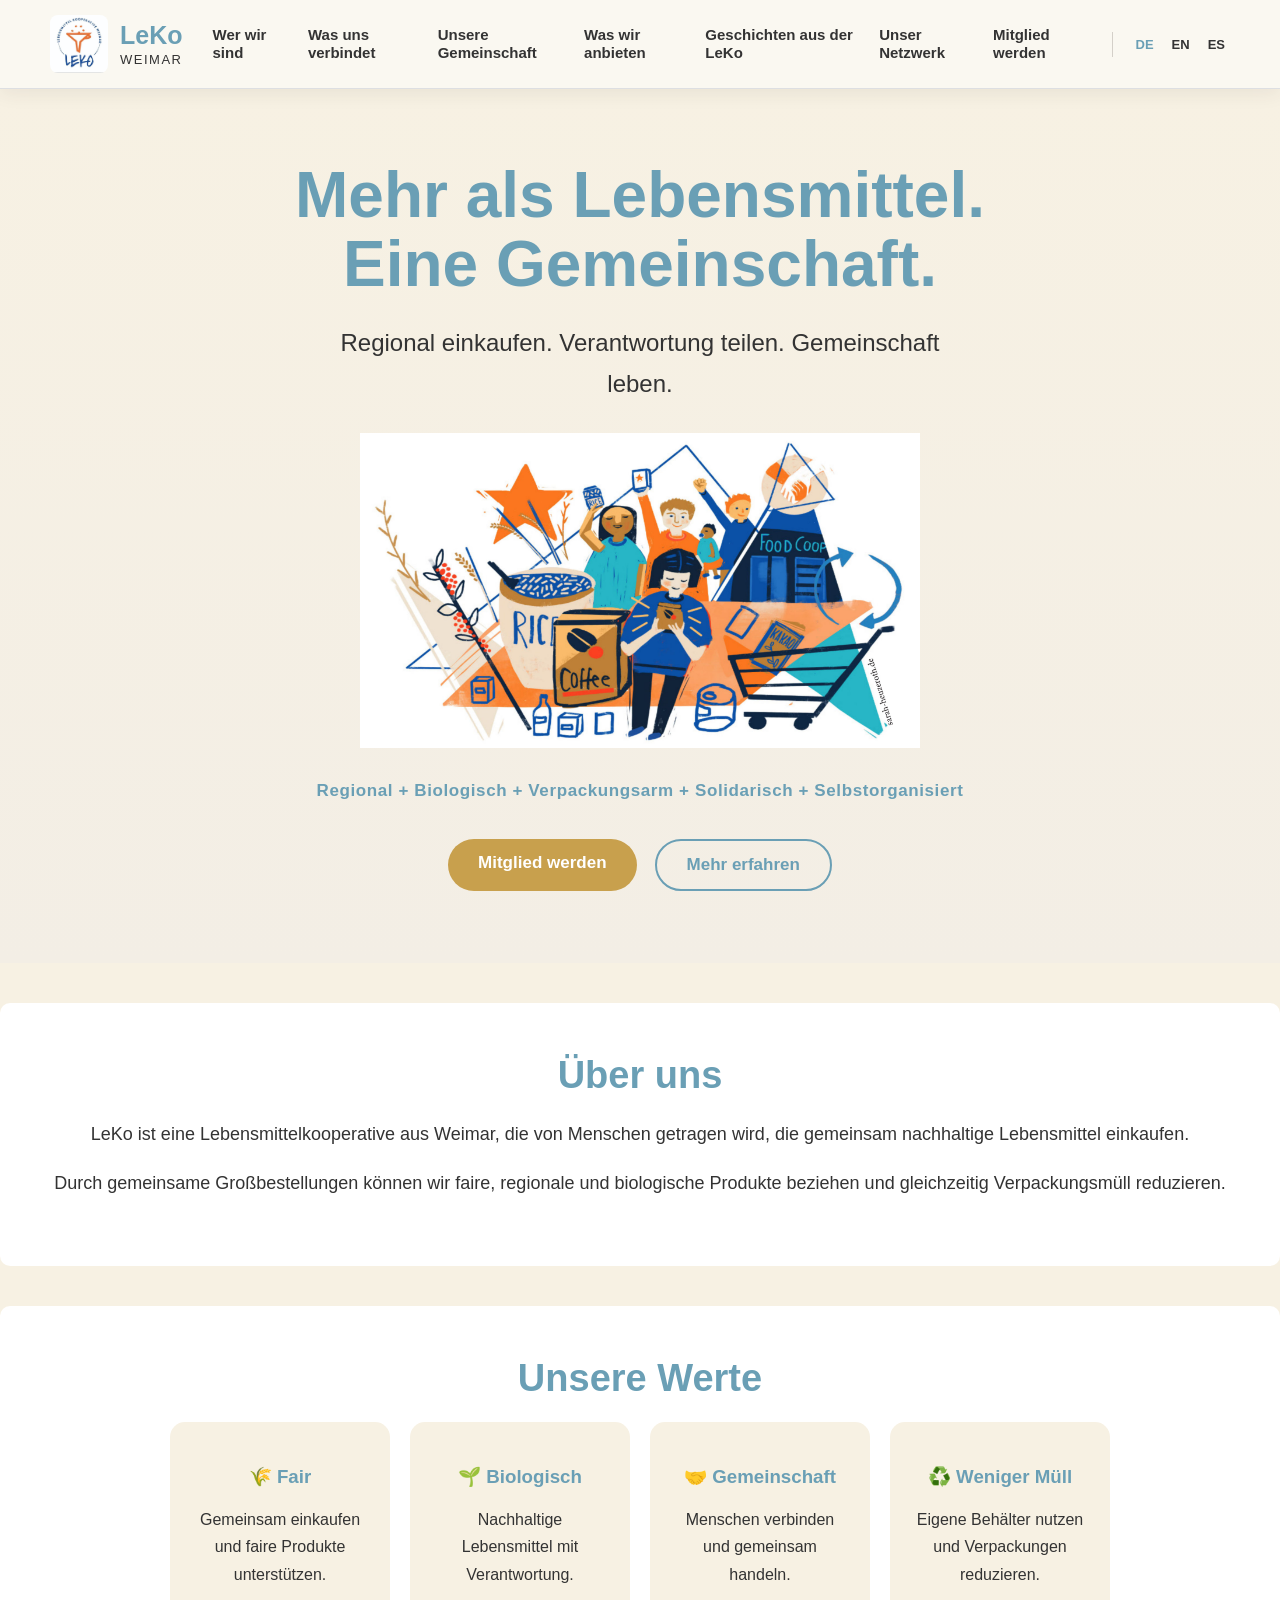
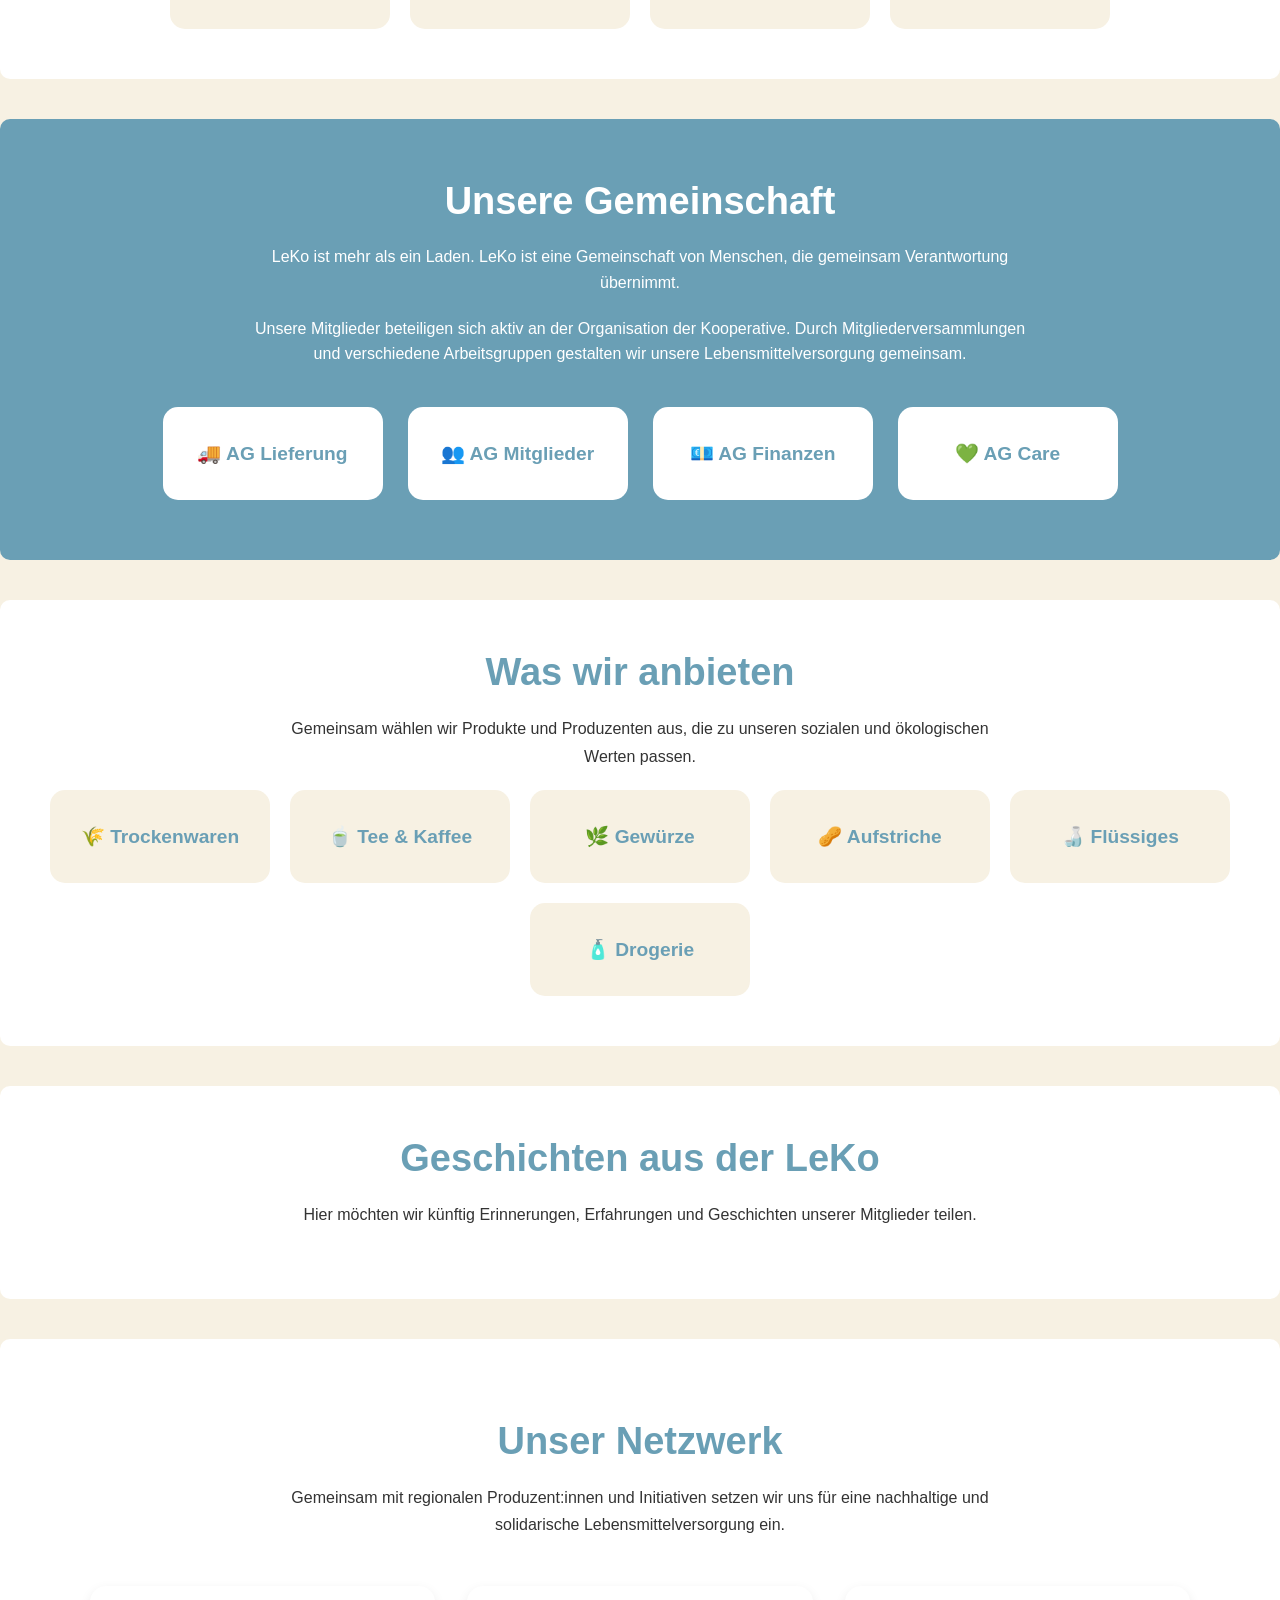
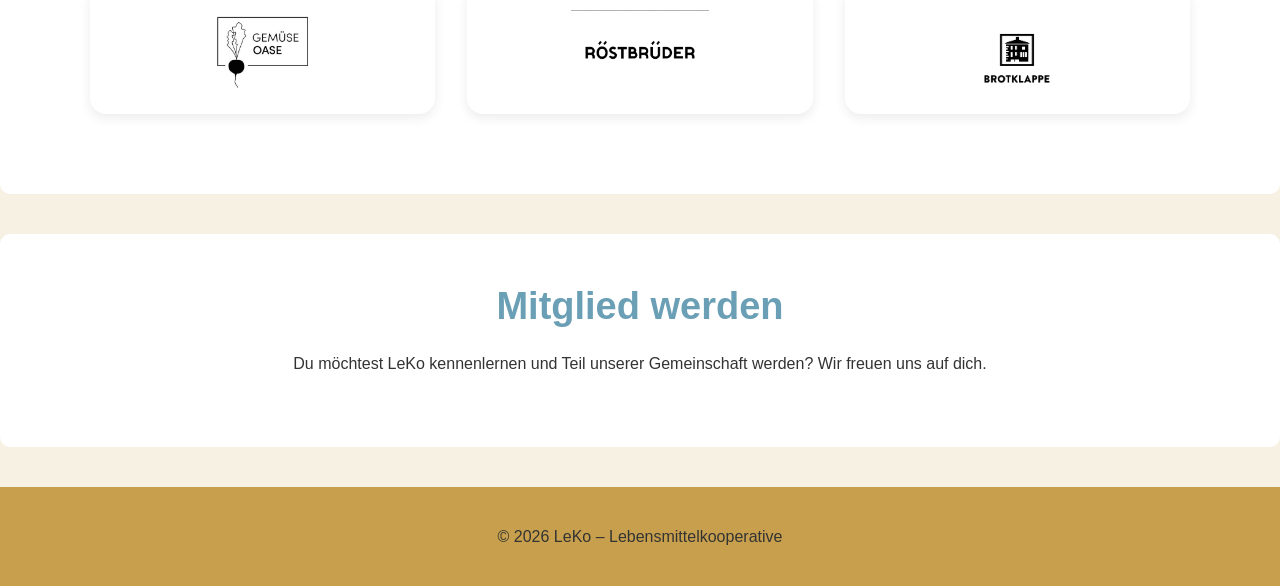
<file: index.html>
<!DOCTYPE html>
<html lang="de">

<head>
    <meta charset="UTF-8">
    <meta name="viewport" content="width=device-width, initial-scale=1.0">

    <title>LeKo - Lebensmittel Kooperative</title>
    
    <meta
    name="description"
    content="LeKo Weimar ist eine Lebensmittelkooperative für gemeinschaftlichen, fairen, regionalen und biologischen Einkauf. Erfahre mehr über uns und mach mit."
    >

    <link rel="stylesheet" href="css/style.css">
</head>

<body>

   <header class="site-header">

    <div class="header-inner">

        <a href="#start" class="brand">
            <img src="images/logo.jpg" alt="LeKo Logo" class="header-logo">

            <div class="brand-text">
                <span class="brand-name">LeKo</span>
                <span class="brand-location">Weimar</span>
            </div>
        </a>
        <button
            class="menu-toggle"
            type="button"
            aria-label="Menü öffnen"
            aria-expanded="false"
        >
            ☰ Menü
        </button>

        <nav class="main-nav" aria-label="Hauptnavigation">
        <ul>
            <li>
                <a href="#wer-wir-sind" data-i18n="nav.about">
                    Wer wir sind
                </a>
            </li>
        
            <li>
                <a href="#was-uns-verbindet" data-i18n="nav.values">
                    Was uns verbindet
                </a>
            </li>

            <li>
                <a href="#unsere-gemeinschaft" data-i18n="nav.community"> 
                    Unsere Gemeinschaft
                </a>
            </li>

            <li>
                <a href="#wie-wir-entscheiden" data-i18n="nav.products">
                    Was wir anbieten
                </a>
            </li>

            <li>
                <a href="#geschichten" data-i18n="nav.stories">
                    Geschichten aus der LeKo
                </a>
            </li>

            <li>
                <a href="#netzwerk" data-i18n="nav.network">
                    Unser Netzwerk
                </a>
            </li>

            <li>
                <a href="#mitglied-werden" data-i18n="nav.join">
                    Mitglied werden
                </a>
            </li>


        </ul>
    </nav>

    <div class="language-nav" aria-label="Sprachauswahl">
        <button type="button" class="language-button active" data-language="de">DE</button>
        <button type="button" class="language-button" data-language="en">EN</button>
        <button type="button" class="language-button" data-language="es">ES</button>
    </div>

</div>

</header>

<main>

<section class="hero" id="start">

    <div class="hero-content">

        <div class="hero-text">

            <h1 data-i18n="hero.title">
                Mehr als Lebensmittel. Eine Gemeinschaft.
            </h1>

            <p class="hero-slogan" data-i18n="hero.slogan">
                Regional einkaufen. Verantwortung teilen. Gemeinschaft leben.
            </p>

        </div>

        <div class="hero-image">
            <img
                src="images/hero/hero-illustration.jpg"
                alt="Illustration der Lebensmittelkooperative LeKo"
            >
        </div>

        <p class="hero-values" data-i18n="hero.values">
            Regional + Biologisch + Verpackungsarm + Solidarisch + Selbstorganisiert
        </p>

        <div class="hero-buttons">
            <a
                href="#mitglied-werden"
                class="btn"
                data-i18n="hero.join"
            >
                Mitglied werden
            </a>

            <a
                href="#wer-wir-sind"
                class="btn btn-secondary"
                data-i18n="hero.learn"
            >
                Mehr erfahren
            </a>
        </div>

    </div>

</section>

<section class="about" id="wer-wir-sind">

    <h2 data-i18n="about.title">
        Über uns
    </h2>

    <p data-i18n="about.paragraph1">
        LeKo ist eine Lebensmittelkooperative aus Weimar,
        die von Menschen getragen wird, die gemeinsam
        nachhaltige Lebensmittel einkaufen.
    </p>

    <p data-i18n="about.paragraph2">
        Durch gemeinsame Großbestellungen können wir
        faire, regionale und biologische Produkte beziehen
        und gleichzeitig Verpackungsmüll reduzieren.
    </p>

</section>

<section class="values" id="was-uns-verbindet">

    <h2 data-i18n="values.title">
        Unsere Werte
    </h2>

    <div class="value-container">

        <div class="value-card">

            <h3 data-i18n="values.fair.title">
                🌾 Fair
            </h3>

            <p data-i18n="values.fair.text">
                Gemeinsam einkaufen und
                faire Produkte unterstützen.
            </p>

        </div>

        <div class="value-card">

            <h3 data-i18n="values.organic.title">
                🌱 Biologisch
            </h3>

            <p data-i18n="values.organic.text">
                Nachhaltige Lebensmittel
                mit Verantwortung.
            </p>

        </div>

        <div class="value-card">

            <h3 data-i18n="values.community.title">
                🤝 Gemeinschaft
            </h3>

            <p data-i18n="values.community.text">
                Menschen verbinden und
                gemeinsam handeln.
            </p>

        </div>

        <div class="value-card">

            <h3 data-i18n="values.waste.title">
                ♻️ Weniger Müll
            </h3>

            <p data-i18n="values.waste.text">
                Eigene Behälter nutzen und
                Verpackungen reduzieren.
            </p>

        </div>

    </div>

</section>

<section class="community" id="unsere-gemeinschaft">

    <h2 data-i18n="community.title">
        Unsere Gemeinschaft
    </h2>


    <p data-i18n="community.paragraph1">
        LeKo ist mehr als ein Laden.
        LeKo ist eine Gemeinschaft von Menschen,
        die gemeinsam Verantwortung übernimmt.
    </p>


    <p data-i18n="community.paragraph2">
        Unsere Mitglieder beteiligen sich aktiv
        an der Organisation der Kooperative.
        Durch Mitgliederversammlungen und
        verschiedene Arbeitsgruppen gestalten
        wir unsere Lebensmittelversorgung gemeinsam.
    </p>


    <div class="community-container">


        <div class="community-card">
            <button
                class="accordion-toggle"
                data-i18n="community.delivery.title"
            >
                🚚 AG Lieferung
            </button>

            <div class="accordion-content">
                <p data-i18n="community.delivery.text">
                    Organisation der Bestellungen und Kauf der Waren.
                </p>
            </div>
        </div>

        <div class="community-card">
            <button
                class="accordion-toggle"
                data-i18n="community.members.title"
            >
                👥 AG Mitglieder
            </button>

            <div class="accordion-content">
                <p data-i18n="community.members.text">
                    Begleitung neuer Mitglieder und Pflege der Gemeinschaft.
                </p>
            </div>
        </div>

        <div class="community-card">
            <button
                class="accordion-toggle"
                data-i18n="community.finance.title"
            >
                💶 AG Finanzen
            </button>

            <div class="accordion-content">
                <p data-i18n="community.finance.text">
                    Verwaltung und Organisation der finanziellen Bereiche.
                </p>
            </div>
        </div>

        <div class="community-card">
            <button
                class="accordion-toggle"
                data-i18n="community.care.title"
            >
                💚 AG Care
            </button>

            <div class="accordion-content">
                <p data-i18n="community.care.text">
                    Auspacken und Aufräumen der Produkte bei ihrer Zustellung.
                </p>
            </div>
        </div>
    </div>

</section>
<section class="products" id="wie-wir-entscheiden">

    <h2 data-i18n="products.title">
        Was wir anbieten & Wie wir entscheiden
    </h2>

    <p data-i18n="products.intro">
        Gemeinsam wählen wir Produkte und Produzenten aus,
        die zu unseren sozialen und ökologischen Werten passen.
    </p>

    <div class="product-container">

        <div class="product-card">
            <button class="accordion-toggle" data-i18n="products.dryGoods.title">
                🌾 Trockenwaren
            </button>

            <div class="accordion-content">
                <ul class="product-list" data-i18n="products.dryGoods.text">
                    <li>Getreide</li>
                    <li>Flocken</li>
                    <li>Mehl</li>
                    <li>Bohnen & Hülsenfrüchte</li>
                    <li>Trockenfrüchte</li>
                </ul>
            </div>
        </div>

        <div class="product-card">
            <button class="accordion-toggle" data-i18n="products.teaCoffee.title">
                🍵 Tee & Kaffee
            </button>

            <div class="accordion-content">
                <ul class="product-list" data-i18n="products.teaCoffee.text">
                    <li>Verschiedene Teesorten</li>
                    <li>Verschiedene Kaffeesorten</li>
                </ul>
            </div>
        </div>

        <div class="product-card">
            <button class="accordion-toggle" data-i18n="products.spices.title">
                🌿 Gewürze
            </button>

            <div class="accordion-content">
                <ul class="product-list" data-i18n="products.spices.text">
                    <li>Pfeffer</li>
                    <li>Salz</li>
                    <li>Kreuzkümmel</li>
                </ul>
            </div>
        </div>

        <div class="product-card">
            <button class="accordion-toggle" data-i18n="products.spreads.title">
                🥜 Aufstriche
            </button>

            <div class="accordion-content">
                <ul class="product-list" data-i18n="products.spreads.text">
                    <li>Brotaufstriche</li>
                </ul>
            </div>
        </div>

        <div class="product-card">
            <button class="accordion-toggle" data-i18n="products.liquids.title">
                🍶 Flüssiges
            </button>

            <div class="accordion-content">
                <ul class="product-list" data-i18n="products.liquids.text">
                    <li>Öle</li>
                    <li>Essige</li>
                    <li>Tomatenpassata</li>
                    <li>Pflanzliche Milch & Sahne</li>
                    <li>Säfte</li>
                </ul>
            </div>
        </div>

        <div class="product-card">
            <button class="accordion-toggle" data-i18n="products.household.title">
                🧴 Drogerie
            </button>

            <div class="accordion-content">
                <ul class="product-list" data-i18n="products.household.text">
                    <li>Wäschepflege</li>
                    <li>Küchenpflege</li>
                    <li>Bad & WC</li>
                    <li>Handseife</li>
                </ul>
            </div>
        </div>
    </div>
</section>

<section class="stories" id="geschichten">

    <h2 data-i18n="stories.title">
        Geschichten aus der LeKo
    </h2>

    <p data-i18n="stories.text">
        Hier möchten wir künftig Erinnerungen,
        Erfahrungen und Geschichten unserer Mitglieder teilen.
    </p>

</section>

<section class="network" id="netzwerk">

    <div class="network-content">

        <h2 data-i18n="network.title">
            Unser Netzwerk
        </h2>

        <p data-i18n="network.text">
            Gemeinsam mit regionalen Produzent:innen und Initiativen setzen wir uns
            für eine nachhaltige und solidarische Lebensmittelversorgung ein.
        </p>

        <div class="network-grid">

            <a href="https://gemuese-oase.de/gemuesegaertnerei/"
                target="_blank"
                rel="noopener noreferrer">
                <img
                    src="images/logos/Logo-GemueseOase.png"
                    alt="GemüseOase"
                >
            </a>

            <a href="https://roestbrueder.com/"
                target="_blank"
                rel="noopener noreferrer">
                <img
                    src="images/logos/Logo-roestbrueder.png"
                    alt="Röstbrüder"
                >
            </a>

            <a href="https://www.brotklappe.de/"
                target="_blank"
                rel="noopener noreferrer">
                <img
                    src="images/logos/Logo+Schriftzug-Brotklappe.png"
                    alt="Brotklappe"
                >
            </a>

        </div>

    </div>

</section>

<section class="join" id="mitglied-werden">

    <h2 data-i18n="join.title">
        Mitglied werden
    </h2>

    <p data-i18n="join.text">
        Du möchtest die LeKo kennenlernen und Teil unserer
        Gemeinschaft werden? Wir freuen uns auf dich.
    </p>

</section>

</main>

<footer>

    <p data-i18n="footer.text">
        © 2026 LeKo – Lebensmittelkooperative
    </p>

</footer>


<script src="js/script.js"></script>
</body>
</html>
</file>
<file: css/style.css>
/* LeKo - Grunddesign */
html {
    scroll-behavior: smooth;
    scroll-padding-top: 90px;
}
:root {
   
    --leko-blue: #6A9FB5;
    --leko-gold: #C8A04D;
    --leko-cream: #F7F1E3;
    --leko-dark: #333333;
}

*,
*::before,
*::after {
    box-sizing: border-box;
}

body {
    margin: 0;
    font-family: Arial, sans-serif;
    background-color: var(--leko-cream);
    color: var(--leko-dark);
}


.site-header {
    position: sticky;
    top: 0;
    z-index: 1000;
    background-color: rgba(250, 248, 242, 0.96);
    border-bottom: 1px solid rgba(63, 79, 140, 0.15);
    box-shadow: 0 4px 18px rgba(58, 52, 46, 0.08);
    backdrop-filter: blur(8px);
}


.header-inner {
    width: min(1180px, calc(100% - 40px));
    min-height: 88px;
    margin: 0 auto;

    display: flex;
    align-items: center;
    gap: 30px;
}


.brand {
    display: flex;
    align-items: center;
    gap: 12px;
    color: var(--leko-dark);
    text-decoration: none;
}


.header-logo {
    width: 58px;
    height: 58px;
    object-fit: contain;
    border-radius: 8px;
}


.brand-text {
    display: flex;
    flex-direction: column;
    line-height: 1;
}


.brand-name {
    color: var(--leko-blue);
    font-size: 25px;
    font-weight: 800;
}


.brand-location {
    margin-top: 5px;
    color: var(--leko-dark);
    font-size: 13px;
    letter-spacing: 1.5px;
    text-transform: uppercase;
}


.main-nav {
    margin-left: auto;
}


.main-nav ul {
    display: flex;
    align-items: center;
    gap: 26px;

    margin: 0;
    padding: 0;
    list-style: none;
}


.main-nav a {
    position: relative;
    color: var(--leko-dark);
    text-decoration: none;
    font-size: 15px;
    font-weight: 700;
}


.main-nav a::after {
    content: "";
    position: absolute;
    left: 0;
    bottom: -7px;

    width: 0;
    height: 3px;

    background-color: var(--leko-gold);
    transition: width 0.2s ease;
}


.main-nav a:hover::after {
    width: 100%;
}


.language-nav {
    display: flex;
    gap: 8px;
    padding-left: 18px;
    border-left: 1px solid rgba(58, 52, 46, 0.2);
}


.language-button {
    border: none;
    background: transparent;
    color: var(--leko-dark);
    padding: 5px;
    font: inherit;
    font-size: 13px;
    font-weight: 700;
    cursor: pointer;
}


.language-button:hover,
.language-button.active {
    color: var(--leko-blue);
}

main {
    padding: 0;
}


section {
    background-color: white;
    width: min(900px; calc(100% - 40px));
    margin: 40px auto;
    padding: 50px 30px;
    border-radius: 10px;
}


h2 {
    margin-top: 0;
    margin-bottom: 20px;
    color: var(--leko-blue);
    font-size: clamp(28px, 4vw, 38px);
    line-height: 1.2;
}

p {
    line-height: 1.7;
}

footer {
    background-color: var(--leko-gold);
    text-align: center;
    padding: 20px;
}
.logo-container {
    text-align: center;
}


.logo-placeholder {
    width: 120px;
    height: 120px;
    background-color: var(--leko-gold);
    margin: 0 auto 15px;
    display: flex;
    justify-content: center;
    align-items: center;
    color: white;
    font-weight: bold;
}


.logo-container h1 {
    margin: 10px;
    font-size: 45px;
}


.logo-container p {
    color: white;
    font-size: 18px;
    font-style: italic;
}


.btn {
    display: inline-block;
    background-color: var(--leko-gold);
    color: white;
    text-decoration: none;
    padding: 14px 30px;
    border-radius: 30px;
    font-size: 17px;
    font-weight: bold;
    transition: transform 0.2s ease, background-color 0.2s ease;
}


.btn:hover {
    background-color: var(--leko-blue);
    transform: translateY(-2px);
}

.btn:focus-visible,
.main-nav a:focus-visible,
.language-button:focus-visible,
.menu-toggle:focus-visible,
.network-grid a:focus-visible {
    outline: 3px solid var(--leko-gold);
    outline-offset: 4px;
}

.btn-secondary {
    background-color: transparent;
    color: var(--leko-blue);
    border: 2px solid var(--leko-blue);
}


.btn-secondary:hover {
    background-color: var(--leko-blue);
    color: white;
}

.hero {
    max-width: none;
    margin: 0;
    padding: 72px 24px;
    border-radius: 0;
    background: linear-gradient(
        180deg,
        var(--leko-cream) 0%,
        #f3eee5 100%
    );
}

.hero-content {
    width: min(900px, 100%);
    margin: 0 auto;

    display: flex;
    flex-direction: column;
    align-items: center;

    text-align: center;

    gap: 28px;
}

.hero-text {
    max-width: 700px;
}

.hero h1 {
    margin: 0 0 24px;
    color: var(--leko-blue);
    font-size: clamp(42px, 5vw, 64px);
    line-height: 1.08;
}

.hero-slogan {
    max-width: 650px;
    margin: 0 auto;
    font-size: 24px;
    line-height: 1.7;
}

.hero-buttons {

    display: flex;

    justify-content: center;

    flex-wrap: wrap;

    gap: 18px;

    margin-top: 5px;

}

.hero-values {

    max-width: 780px;

    margin: 0;

    color: var(--leko-blue);

    font-size: 17px;

    font-weight: 600;

    line-height: 1.8;

    letter-spacing: 0.6px;

}

.hero-image {
    flex: 1 1 48%;
    display: flex;
    justify-content: center;
}

.hero-image img {
    width: 100%;
    max-width: 560px;
    height: auto;

    display: block;
}

.about {
      text-align: center;
}


.about p {
    font-size: 18px;
    line-height: 1.7;
}

.values,
.products,
.stories,
.join {
    text-align: center;
}

.values > p,
.products > p,
.stories > p,
.join > p {
    max-width: 700px;
    margin: 20px auto;
    line-height: 1.7;
}

.about,
.values,
.community,
.products,
.stories,
.network,
.join {
    scroll-margin-top: 100px;
}

.community {
    background-color: var(--leko-blue);
    color: white;
    padding: 60px 20px;
    text-align: center;
}


.community h2 {
    color: white;
}


.community p {
    max-width: 800px;
    margin: 20px auto;
    line-height: 1.6;
}


.community-container {
    display: flex;
    flex-wrap: wrap;
    justify-content: center;
    gap: 25px;
    margin-top: 40px;
    align-items: flex-start;
}

.community-card,
.value-card,
.product-card {
    width: 220px;
    padding: 25px;
    box-sizing: border-box;
    border-radius: 15px;
    text-align: center;
}

.community-card {
    background-color: white;
    color: var(--leko-dark);
}

.value-card,
.product-card {
    background-color: var(--leko-cream);
}

.community-card h3,
.value-card h3,
.product-card h3 {
    color: var(--leko-blue);
}

.logo {
    width: 110px;
    height: 110px;
    object-fit: contain;
    border-radius: 12px;
}

.value-container,
.product-container {
    display: flex;
    flex-wrap: wrap;
    justify-content: center;
    gap: 20px;

    align-items: flex-start;
}


.menu-toggle {
    display: none;
    border: none;
    background-color: var(--leko-gold);
    color: white;
    padding: 10px 18px;
    border-radius: 24px;
    font: inherit;
    font-weight: 700;
    cursor: pointer;
}



/* Network*/

.network {
    padding: 5rem 1.5rem;
    text-align: center;
}

.network-content {
    width: min(1100px, 100%);
    margin: 0 auto;
}

.network-content p {
    max-width: 700px;
    margin: 1rem auto 3rem;
}

.network-grid {
    display: grid;
    grid-template-columns: repeat(auto-fit, minmax(140px, 1fr));
    gap: 2rem;
    align-items: center;
}

.network-grid a {
    display: flex;
    justify-content: center;
    align-items: center;

    padding: 1.5rem;

    background: white;
    border-radius: 16px;
    box-shadow: 0 4px 12px rgba(0,0,0,.08);

    transition: transform .2s ease;
}

.network-grid a:hover {
    transform: translateY(-4px);
}

.network-grid img {
    max-width: 150px;
    max-height: 80px;
    object-fit: contain;
}


/* Mobile-Version */

@media (max-width: 768px) {

    .header-inner {
        width: calc(100% - 30px);
        min-height: auto;
        padding: 12px 0;
        flex-wrap: wrap;
        justify-content: center;
        gap: 15px;
    }

    .brand {
        width: 100%;
        justify-content: center;
    }

    .header-logo {
        width: 52px;
        height: 52px;
    }

    .menu-toggle {
        display: block;
        transition:
            background-color 0.25s ease,
            transform 0.2s ease;
    }

    .menu-toggle:hover {
        transform: scale(1.05);
    }

    .main-nav {
        width: 100%;
        margin-left: 0;
        max-height: 0;
        overflow: hidden;
        opacity: 0;

        transition:
            max-height 0.35s ease,
            opacity 0.25s ease;
    }

    .main-nav.is-open {
        max-height: 500px;
        opacity: 1;
    }

    .main-nav ul {
        flex-direction: column;
        gap: 12px;
        padding: 18px 0 5px;
    }

    .main-nav a {
        font-size: 16px;
    }

    .language-nav {
        display: none;
        width: 100%;
        padding-left: 0;
        border-left: none;
        justify-content: center;
    }

    .language-nav.is-open {
        display: flex;
    }

    .hero {
        padding: 44px 18px 34px;
    }

    .hero-content {
        flex-direction: column;
        gap: 34px;
    }

    .hero-text {
        text-align: center;
    }

    .hero h1 {
        font-size: 36px;
    }

    .hero-slogan {
        margin-left: auto;
        margin-right: auto;
        font-size: 20px;
    }

    .hero-buttons {
        justify-content: center;
    }

    .hero-values {
        display: block;
        width: 100%;
        max-width: 360px;
        margin: 0 auto;
        padding: 0 12px;
        box-sizing: border-box;

        color: var(--leko-blue);
        font-size: 15px;
        font-weight: 600;
        line-height: 1.7;
        text-align: center;

        white-space: normal;
        overflow: visible;
        overflow-wrap: anywhere;
    }

    .hero-image {
        width: 100%;
    }

    .hero-image img {
        width: 90%;
        max-width: 390px;
    }

    section {
        width: auto;
        margin: 20px 15px;
        padding: 30px 20px;
    }

    .value-container,
    .community-container,
    .product-container {
        flex-direction: column;
        align-items: center;
    }

    .value-card,
    .community-card,
    .product-card {
        width: 100%;
        max-width: 320px;
        box-sizing: border-box;
    }

    h2 {
        font-size: 28px;
    }

    p {
        overflow-wrap: break-word;
    }
}

/* Botón de las categorías */
.accordion-toggle {
    width: 100%;
    background: none;
    border: none;
    font: inherit;
    font-size: 1.2rem;
    font-weight: bold;
    color: var(--leko-blue);
    cursor: pointer;
    padding: 10px 0;
    text-align: center;
    transition: color 0.2s ease;
}

.accordion-toggle:hover {
    color: var(--leko-gold);
}

/* Lista oculta */
.accordion-content {
    list-style: none;
    padding: 0;
    margin: 0;
    max-height: 0;
    overflow: hidden;
    transition: max-height 0.35s ease;

}

/* Lista visible */
.accordion-content.open {
    max-height: 300px;
}

.accordion-content li {
    margin: 8px 0;
}

.arrow {
    display: inline-block;
    margin-right: 8px;
    transition: transform 0.3s ease;
}

.accordion-toggle.active .arrow {
    transform: rotate(90deg);
}
</file>
